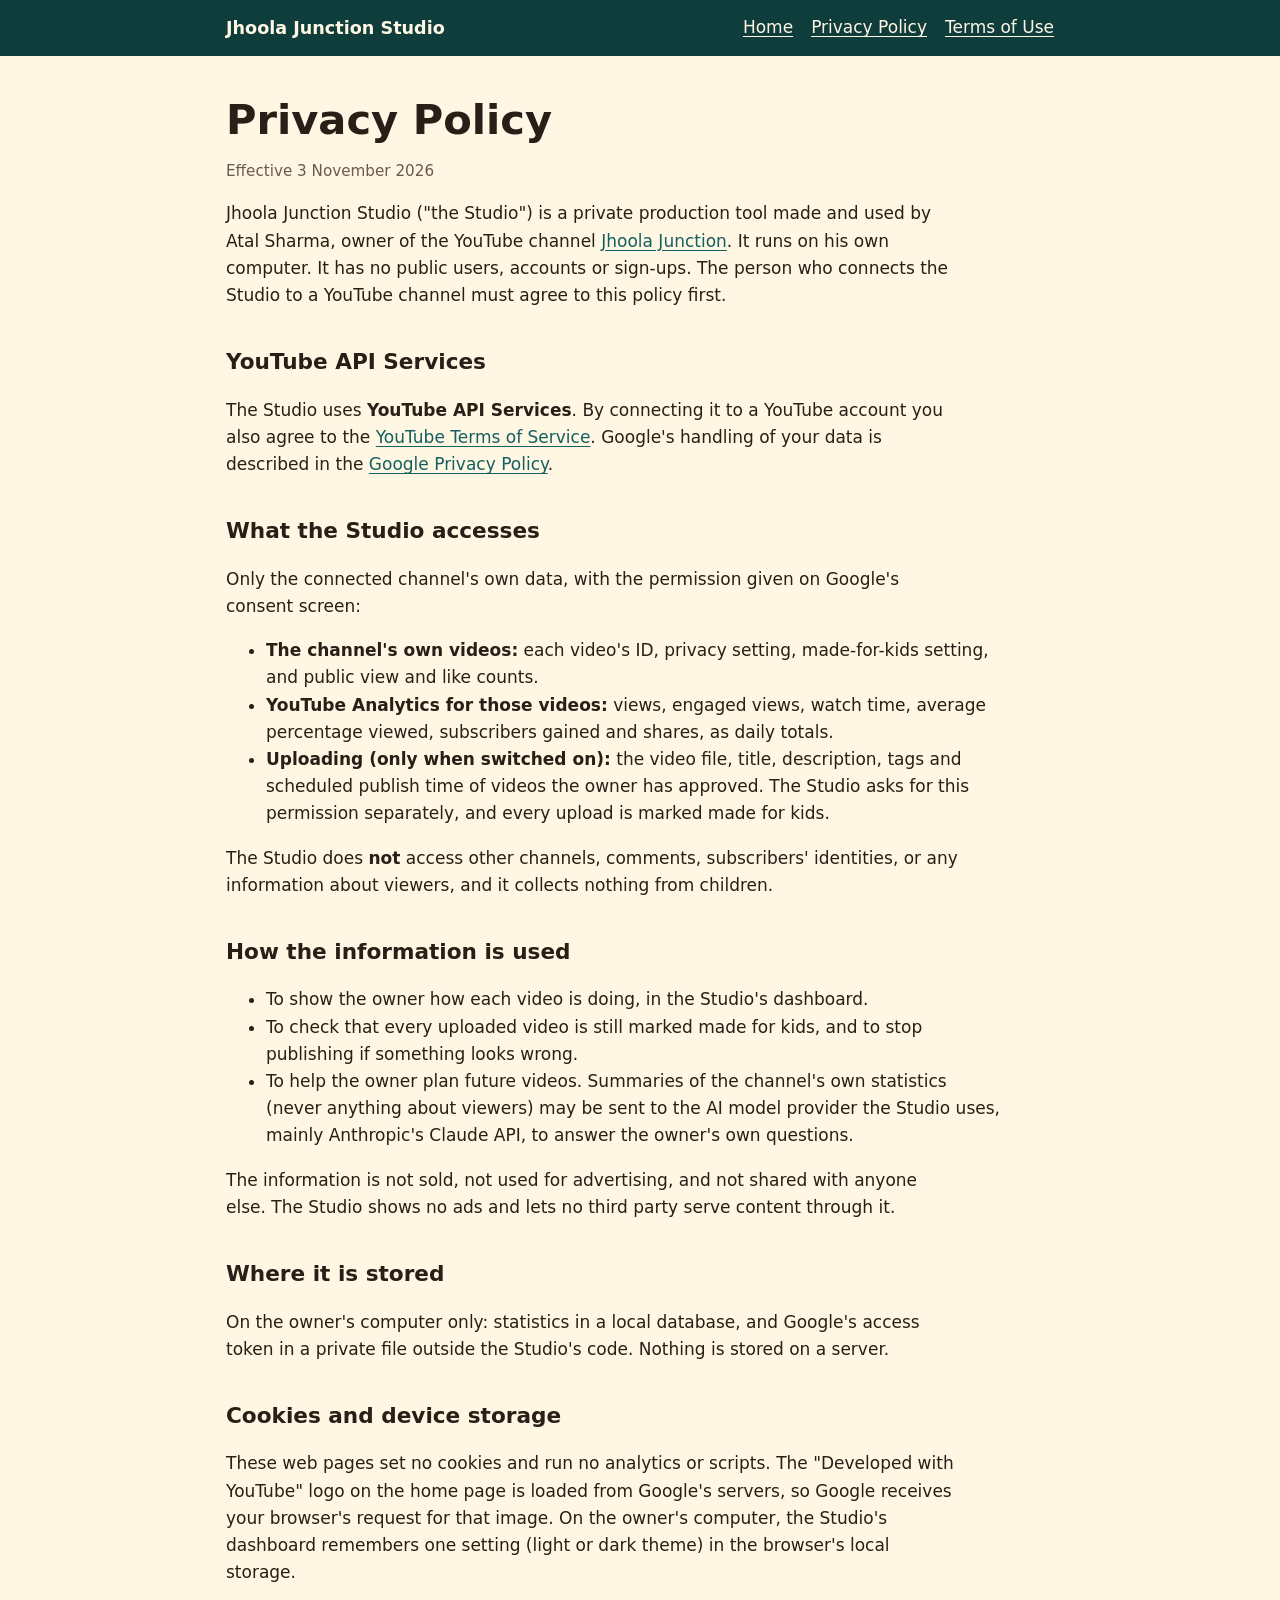
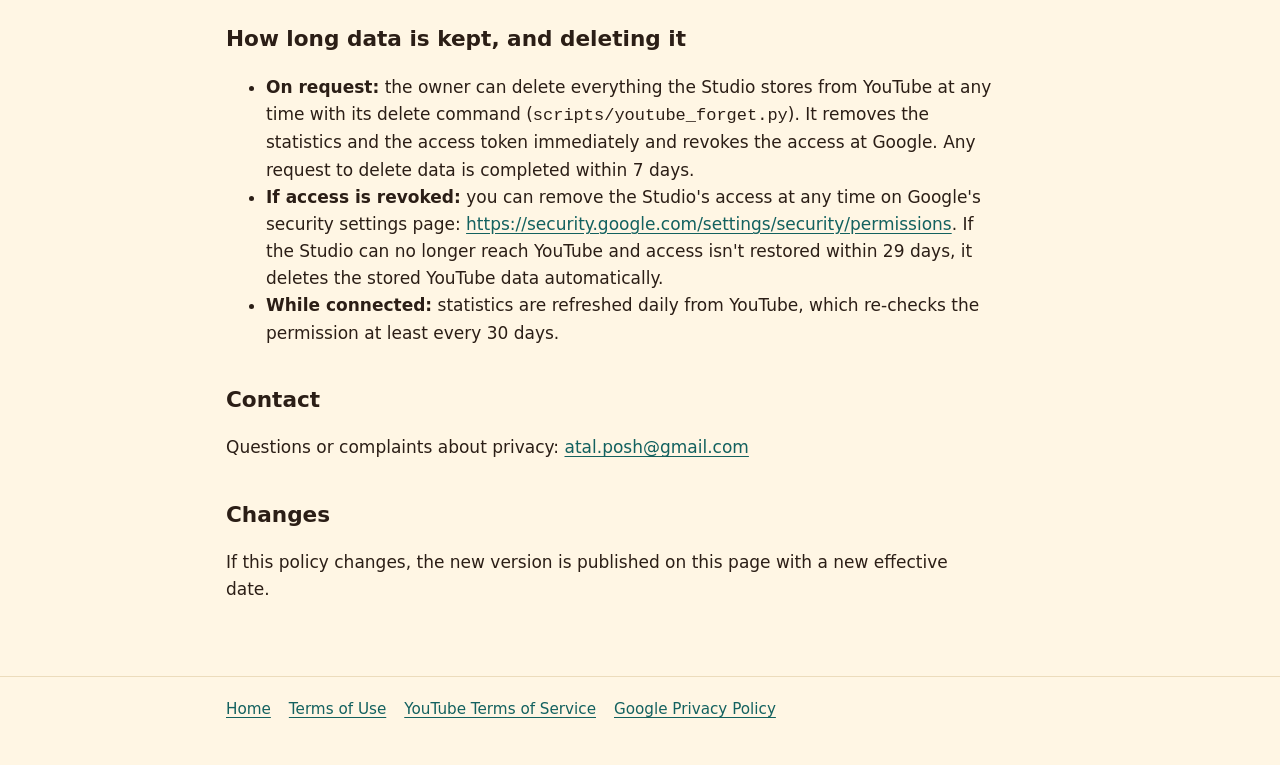
<file: privacy.html>
<!doctype html>
<html lang="en">
<head>
<meta charset="utf-8">
<meta name="viewport" content="width=device-width, initial-scale=1">
<title>Privacy Policy · Jhoola Junction Studio</title>
<meta name="description" content="How Jhoola Junction Studio uses YouTube API Services, what it stores, and how to revoke access or delete data.">
<link rel="stylesheet" href="style.css">
</head>
<body>
<header class="site">
  <div class="wrap">
    <a class="brand" href="./">Jhoola Junction Studio</a>
    <nav aria-label="Site">
      <ul>
        <li><a href="./">Home</a></li>
        <li><a href="privacy.html" aria-current="page">Privacy Policy</a></li>
        <li><a href="terms.html">Terms of Use</a></li>
      </ul>
    </nav>
  </div>
</header>

<main id="main">
  <div class="wrap">
    <h1>Privacy Policy</h1>
    <p class="meta">Effective 3 November 2026</p>

    <p>Jhoola Junction Studio ("the Studio") is a private production tool made and used by Atal Sharma, owner of the YouTube channel <a href="https://www.youtube.com/@Jhoola_Junction">Jhoola Junction</a>. It runs on his own computer. It has no public users, accounts or sign-ups. The person who connects the Studio to a YouTube channel must agree to this policy first.</p>

    <h2>YouTube API Services</h2>
    <p>The Studio uses <strong>YouTube API Services</strong>. By connecting it to a YouTube account you also agree to the <a href="https://www.youtube.com/t/terms">YouTube Terms of Service</a>. Google's handling of your data is described in the <a href="http://www.google.com/policies/privacy">Google Privacy Policy</a>.</p>

    <h2>What the Studio accesses</h2>
    <p>Only the connected channel's own data, with the permission given on Google's consent screen:</p>
    <ul>
      <li><strong>The channel's own videos:</strong> each video's ID, privacy setting, made-for-kids setting, and public view and like counts.</li>
      <li><strong>YouTube Analytics for those videos:</strong> views, engaged views, watch time, average percentage viewed, subscribers gained and shares, as daily totals.</li>
      <li><strong>Uploading (only when switched on):</strong> the video file, title, description, tags and scheduled publish time of videos the owner has approved. The Studio asks for this permission separately, and every upload is marked made for kids.</li>
    </ul>
    <p>The Studio does <strong>not</strong> access other channels, comments, subscribers' identities, or any information about viewers, and it collects nothing from children.</p>

    <h2>How the information is used</h2>
    <ul>
      <li>To show the owner how each video is doing, in the Studio's dashboard.</li>
      <li>To check that every uploaded video is still marked made for kids, and to stop publishing if something looks wrong.</li>
      <li>To help the owner plan future videos. Summaries of the channel's own statistics (never anything about viewers) may be sent to the AI model provider the Studio uses, mainly Anthropic's Claude API, to answer the owner's own questions.</li>
    </ul>
    <p>The information is not sold, not used for advertising, and not shared with anyone else. The Studio shows no ads and lets no third party serve content through it.</p>

    <h2>Where it is stored</h2>
    <p>On the owner's computer only: statistics in a local database, and Google's access token in a private file outside the Studio's code. Nothing is stored on a server.</p>

    <h2>Cookies and device storage</h2>
    <p>These web pages set no cookies and run no analytics or scripts. The "Developed with YouTube" logo on the home page is loaded from Google's servers, so Google receives your browser's request for that image. On the owner's computer, the Studio's dashboard remembers one setting (light or dark theme) in the browser's local storage.</p>

    <h2>How long data is kept, and deleting it</h2>
    <ul>
      <li><strong>On request:</strong> the owner can delete everything the Studio stores from YouTube at any time with its delete command (<code>scripts/youtube_forget.py</code>). It removes the statistics and the access token immediately and revokes the access at Google. Any request to delete data is completed within 7 days.</li>
      <li><strong>If access is revoked:</strong> you can remove the Studio's access at any time on Google's security settings page: <a href="https://security.google.com/settings/security/permissions">https://security.google.com/settings/security/permissions</a>. If the Studio can no longer reach YouTube and access isn't restored within 29 days, it deletes the stored YouTube data automatically.</li>
      <li><strong>While connected:</strong> statistics are refreshed daily from YouTube, which re-checks the permission at least every 30 days.</li>
    </ul>

    <h2>Contact</h2>
    <p>Questions or complaints about privacy: <a href="mailto:atal.posh@gmail.com">atal.posh@gmail.com</a></p>

    <h2>Changes</h2>
    <p>If this policy changes, the new version is published on this page with a new effective date.</p>
  </div>
</main>

<footer>
  <div class="wrap">
    <ul>
      <li><a href="./">Home</a></li>
      <li><a href="terms.html">Terms of Use</a></li>
      <li><a href="https://www.youtube.com/t/terms">YouTube Terms of Service</a></li>
      <li><a href="http://www.google.com/policies/privacy">Google Privacy Policy</a></li>
    </ul>
  </div>
</footer>
</body>
</html>
</file>
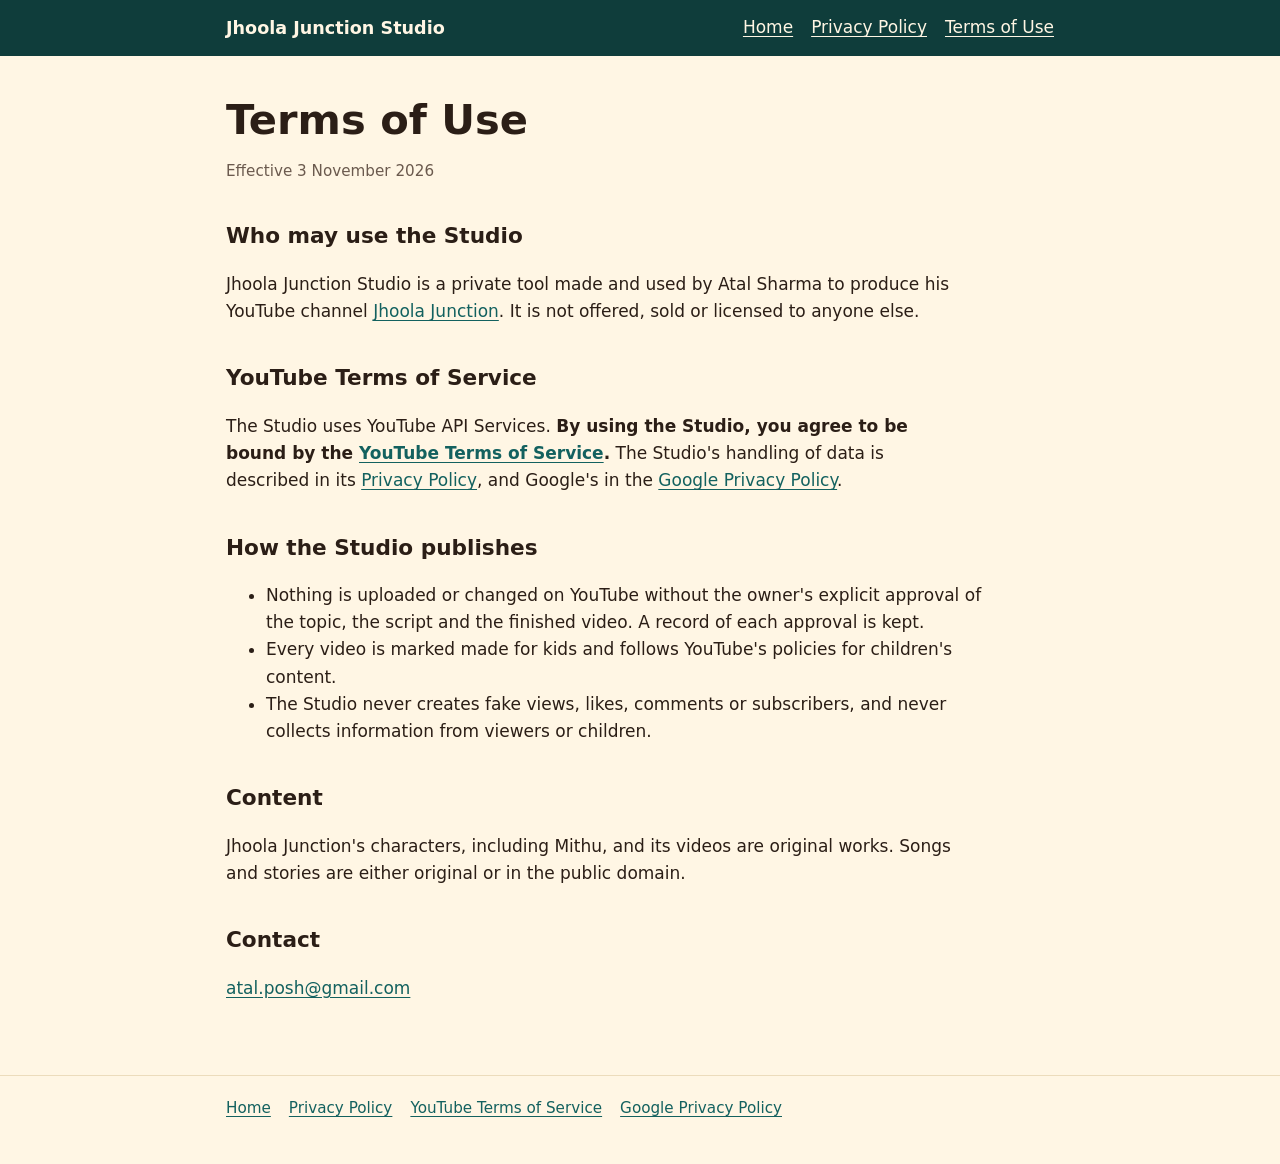
<file: terms.html>
<!doctype html>
<html lang="en">
<head>
<meta charset="utf-8">
<meta name="viewport" content="width=device-width, initial-scale=1">
<title>Terms of Use · Jhoola Junction Studio</title>
<meta name="description" content="Terms of use for Jhoola Junction Studio, including the YouTube Terms of Service.">
<link rel="stylesheet" href="style.css">
</head>
<body>
<header class="site">
  <div class="wrap">
    <a class="brand" href="./">Jhoola Junction Studio</a>
    <nav aria-label="Site">
      <ul>
        <li><a href="./">Home</a></li>
        <li><a href="privacy.html">Privacy Policy</a></li>
        <li><a href="terms.html" aria-current="page">Terms of Use</a></li>
      </ul>
    </nav>
  </div>
</header>

<main id="main">
  <div class="wrap">
    <h1>Terms of Use</h1>
    <p class="meta">Effective 3 November 2026</p>

    <h2>Who may use the Studio</h2>
    <p>Jhoola Junction Studio is a private tool made and used by Atal Sharma to produce his YouTube channel <a href="https://www.youtube.com/@Jhoola_Junction">Jhoola Junction</a>. It is not offered, sold or licensed to anyone else.</p>

    <h2>YouTube Terms of Service</h2>
    <p>The Studio uses YouTube API Services. <strong>By using the Studio, you agree to be bound by the <a href="https://www.youtube.com/t/terms">YouTube Terms of Service</a>.</strong> The Studio's handling of data is described in its <a href="privacy.html">Privacy Policy</a>, and Google's in the <a href="http://www.google.com/policies/privacy">Google Privacy Policy</a>.</p>

    <h2>How the Studio publishes</h2>
    <ul>
      <li>Nothing is uploaded or changed on YouTube without the owner's explicit approval of the topic, the script and the finished video. A record of each approval is kept.</li>
      <li>Every video is marked made for kids and follows YouTube's policies for children's content.</li>
      <li>The Studio never creates fake views, likes, comments or subscribers, and never collects information from viewers or children.</li>
    </ul>

    <h2>Content</h2>
    <p>Jhoola Junction's characters, including Mithu, and its videos are original works. Songs and stories are either original or in the public domain.</p>

    <h2>Contact</h2>
    <p><a href="mailto:atal.posh@gmail.com">atal.posh@gmail.com</a></p>
  </div>
</main>

<footer>
  <div class="wrap">
    <ul>
      <li><a href="./">Home</a></li>
      <li><a href="privacy.html">Privacy Policy</a></li>
      <li><a href="https://www.youtube.com/t/terms">YouTube Terms of Service</a></li>
      <li><a href="http://www.google.com/policies/privacy">Google Privacy Policy</a></li>
    </ul>
  </div>
</footer>
</body>
</html>
</file>
<file: style.css>
/* Jhoola Junction Studio — public pages. No scripts, no cookies, no web fonts. */
:root {
  --bg: #fff6e4;
  --surface: #fffdf8;
  --text: #2b1e16;
  --muted: #6b5a4e;
  --primary: #13615f;
  --rail: #0f3d3b;
  --on-rail: #fff6e4;
  --line: #ecdcbc;
  --marigold: #f2a91a;
  color-scheme: light dark;
}
@media (prefers-color-scheme: dark) {
  :root {
    --bg: #14201f;
    --surface: #1b2a28;
    --text: #f4ead8;
    --muted: #c1b3a2;
    --primary: #7fd1c8;
    --rail: #0b1716;
    --on-rail: #f4ead8;
    --line: #2c403d;
  }
  .logo-light { display: none; }
  .logo-dark { display: inline; }
}
* { box-sizing: border-box; }
html { -webkit-text-size-adjust: 100%; }
body {
  margin: 0;
  background: var(--bg);
  color: var(--text);
  font: 17px/1.6 ui-sans-serif, system-ui, -apple-system, "Segoe UI", Roboto, "Noto Sans", sans-serif;
}
a { color: var(--primary); text-underline-offset: 3px; }
a:focus-visible { outline: 3px solid var(--marigold); outline-offset: 2px; border-radius: 4px; }
header.site {
  background: var(--rail);
  color: var(--on-rail);
}
header.site .wrap { display: flex; align-items: center; justify-content: space-between; gap: 16px; flex-wrap: wrap; padding-top: 14px; padding-bottom: 14px; }
header.site a { color: var(--on-rail); }
.brand { font-weight: 700; font-size: 1.1rem; text-decoration: none; }
nav ul { display: flex; gap: 18px; list-style: none; margin: 0; padding: 0; flex-wrap: wrap; }
.wrap { max-width: 860px; margin: 0 auto; padding: 0 16px; }
main { padding: 40px 0 56px; }
.hero { display: grid; grid-template-columns: 1fr; gap: 24px; align-items: center; }
@media (min-width: 720px) { .hero { grid-template-columns: 1.4fr 1fr; } }
.hero img { width: 100%; max-width: 300px; height: auto; justify-self: center; }
h1 { font-size: clamp(1.9rem, 4vw, 2.6rem); line-height: 1.15; margin: 0 0 12px; }
h2 { font-size: 1.35rem; margin: 36px 0 8px; }
h3 { font-size: 1.05rem; margin: 22px 0 6px; }
p, li { max-width: 68ch; }
.lead { font-size: 1.12rem; color: var(--muted); }
.card {
  background: var(--surface);
  border: 1px solid var(--line);
  border-radius: 16px;
  padding: 20px 22px;
  margin: 24px 0;
}
.yt { display: flex; align-items: center; gap: 14px; flex-wrap: wrap; }
.yt img { height: 84px; width: auto; }
.logo-dark { display: none; }
.meta { color: var(--muted); font-size: 0.95rem; }
footer { border-top: 1px solid var(--line); padding: 20px 0 36px; color: var(--muted); font-size: 0.95rem; }
footer ul { display: flex; gap: 18px; flex-wrap: wrap; list-style: none; padding: 0; margin: 0 0 8px; }
/* After the base .logo-dark rule so it wins in dark mode: one logo variant per theme. */
@media (prefers-color-scheme: dark) {
  .logo-light { display: none; }
  .logo-dark { display: inline; }
}
</file>
